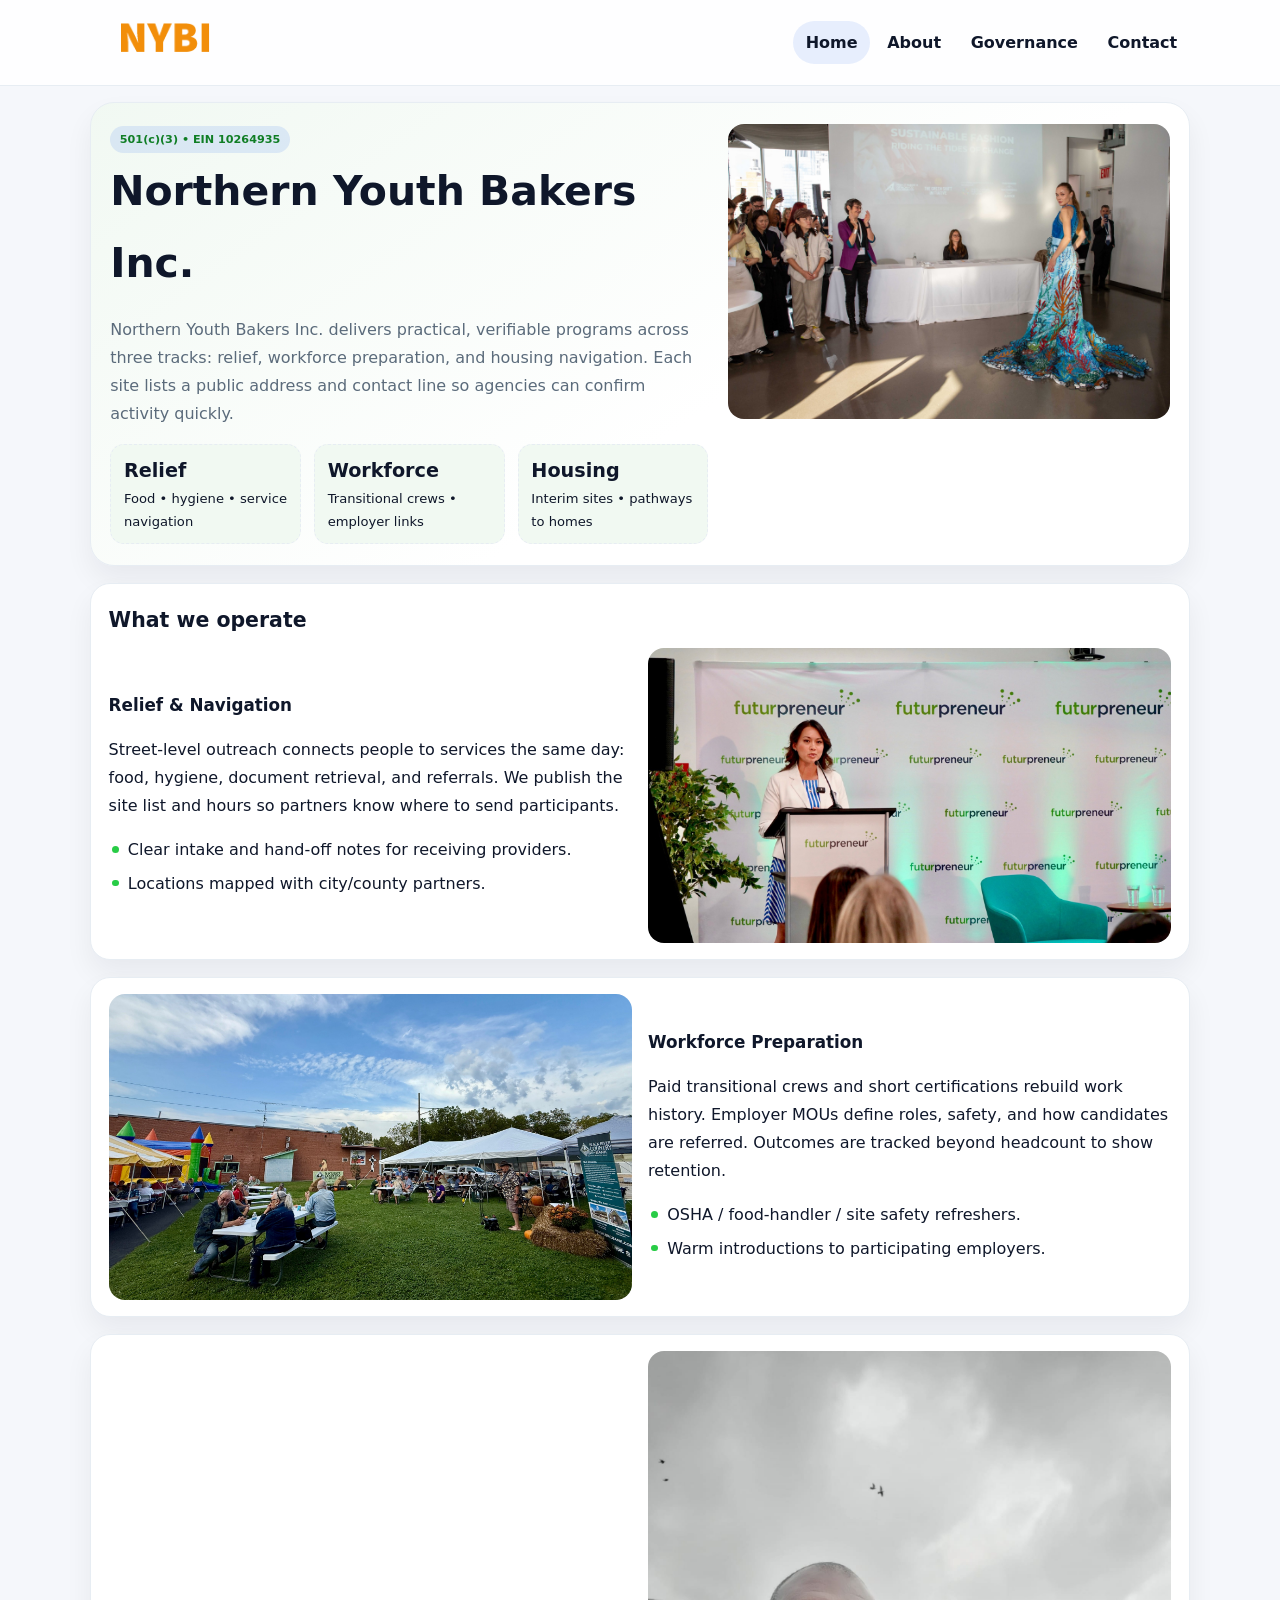
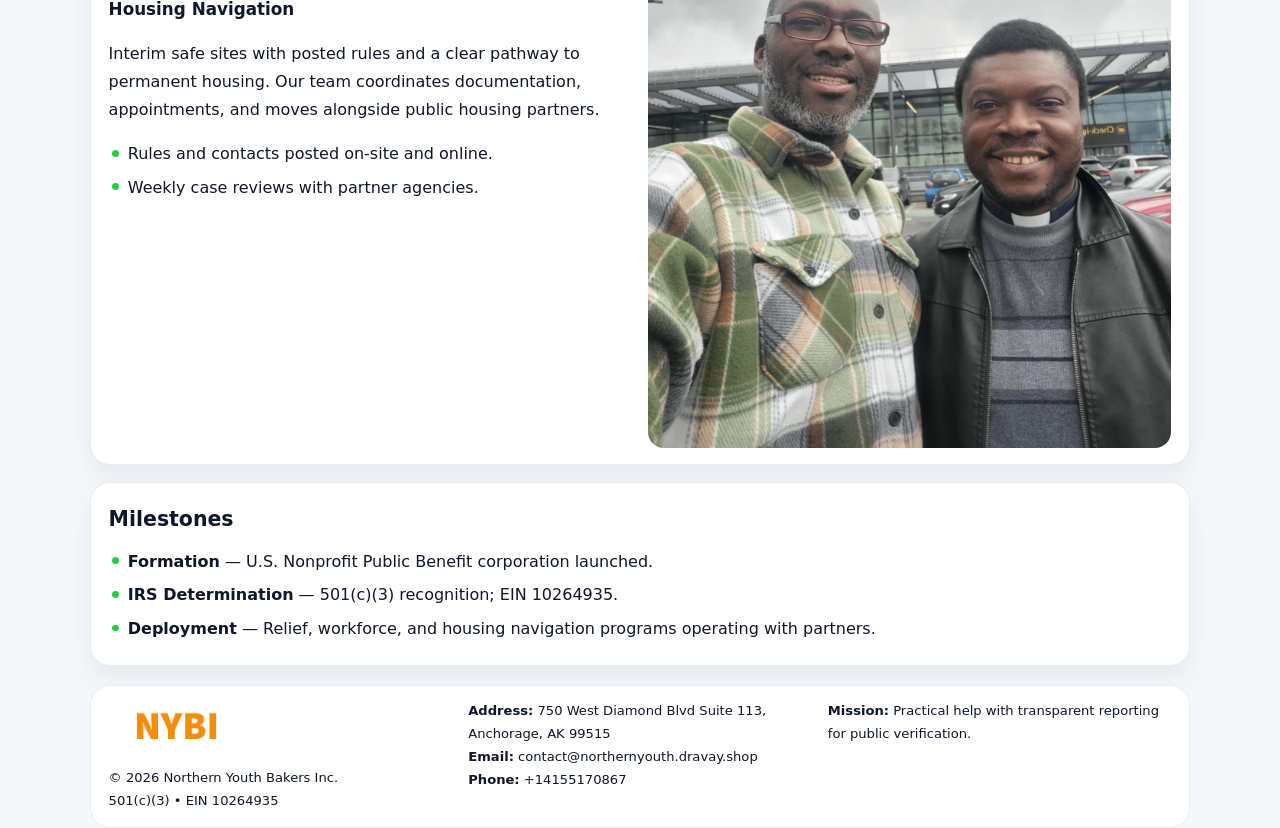
<file: index.html>
<!doctype html><html lang="en"><head>
<meta charset="utf-8">
<meta name="viewport" content="width=device-width,initial-scale=1">
<title>Northern Youth Bakers Inc. – Nonprofit • 2025</title>
<link rel="stylesheet" href="assets/styles.css">
<link rel="icon" href="images/logo.png">
<meta name="data-ein" content="10264935">
<meta name="data-name" content="Northern Youth Bakers Inc.">
  <meta name="description" content="Dedicated to community services, education, and direct relief, Northern Youth Bakers Inc.">
<meta name="facebook-domain-verification" content="249lh2tzk7mdcf3adodtajaocnn6ix" />
</head><body>
<div style="position:absolute;left:-9999px;top:-9999px;opacity:0" data-uniq="{{UNIQUE_BLOB}}">
  <span>Dedicated to community services, education, and direct relief, Northern Youth Bakers Inc.</span><svg width="12" height="12" viewBox="0 0 12 12" xmlns="http://www.w3.org/2000/svg"><circle cx="6" cy="6" r="5" fill="#28a745"/></svg><img src="images/reporting.jpg" width="1" height="1" alt="" loading="lazy"/>
</div>

<header class="header">
  <div class="cf22aa05329">
    <a href="index.html"><img src="images/logo.png" alt=""></a>
    <div class="links">
      <a class="active" href="index.html">Home</a>
      <a href="about.html">About</a>
      <a href="governance.html">Governance</a>
      <a href="contact.html">Contact</a>
    </div>
  </div>
</header>

<section class="mast">
  <div>
    <span class="c7f4208f847">501(c)(3) • EIN 10264935</span>
    <h1>Northern Youth Bakers Inc.</h1>
    <p>Northern Youth Bakers Inc. delivers practical, verifiable programs across three tracks: relief, workforce preparation, and housing navigation. Each site lists a public address and contact line so agencies can confirm activity quickly.</p>
    <div class="stats">
      <div class="stat"><b>Relief</b><div class="small">Food • hygiene • service navigation</div></div>
      <div class="stat"><b>Workforce</b><div class="small">Transitional crews • employer links</div></div>
      <div class="stat"><b>Housing</b><div class="small">Interim sites • pathways to homes</div></div>
    </div>
  </div>
  <img class="img" src="images/hero.jpg" alt="Program hero">
</section>

<section class="section panel">
  <h2>What we operate</h2>
  <div class="z">
    <div>
      <h3>Relief & Navigation</h3>
      <p>Street-level outreach connects people to services the same day: food, hygiene, document retrieval, and referrals. We publish the site list and hours so partners know where to send participants.</p>
      <ul class="timeline">
        <li>Clear intake and hand-off notes for receiving providers.</li>
        <li>Locations mapped with city/county partners.</li>
      </ul>
    </div>
    <img class="img" src="images/relief.jpg" alt="">
  </div>
</section>

<section class="section panel">
  <div class="z rev">
    <img class="img" src="images/jobs.jpg" alt="">
    <div>
      <h3>Workforce Preparation</h3>
      <p>Paid transitional crews and short certifications rebuild work history. Employer MOUs define roles, safety, and how candidates are referred. Outcomes are tracked beyond headcount to show retention.</p>
      <ul class="timeline">
        <li>OSHA / food-handler / site safety refreshers.</li>
        <li>Warm introductions to participating employers.</li>
      </ul>
    </div>
  </div>
</section>

<section class="section panel">
  <div class="z">
    <div>
      <h3>Housing Navigation</h3>
      <p>Interim safe sites with posted rules and a clear pathway to permanent housing. Our team coordinates documentation, appointments, and moves alongside public housing partners.</p>
      <ul class="timeline">
        <li>Rules and contacts posted on-site and online.</li>
        <li>Weekly case reviews with partner agencies.</li>
      </ul>
    </div>
    <img class="img" src="images/land.jpg" alt="">
  </div>
</section>

<section class="section panel">
  <h2>Milestones</h2>
  <ul class="timeline">
    <li><strong>Formation</strong> — U.S. Nonprofit Public Benefit corporation launched.</li>
    <li><strong>IRS Determination</strong> — 501(c)(3) recognition; EIN 10264935.</li>
    <li><strong>Deployment</strong> — Relief, workforce, and housing navigation programs operating with partners.</li>
  </ul>
</section>

<footer>
  <div class="footer">
    <div>
      <img src="images/logo.png" style="width:135px;margin-bottom:.35rem" alt="">
      <div class="small">© <span id="y"></span> Northern Youth Bakers Inc.</div>
      <div class="small">501(c)(3) • EIN 10264935</div>
    </div>
    <div>
      <div class="small"><strong>Address:</strong> 750 West Diamond Blvd Suite 113,
Anchorage, AK 99515</div>
      <div class="small"><strong>Email:</strong> <a href="mailto:contact@northernyouth.dravay.shop">contact@northernyouth.dravay.shop</a></div>
      <div class="small"><strong>Phone:</strong> <a href="tel:+14155170867">+14155170867</a></div>
    </div>
    <div>
      <div class="small"><strong>Mission:</strong> Practical help with transparent reporting for public verification.</div>
    </div>
  </div>
</footer>

<script>
/* Đổi màu thương hiệu theo EIN để tránh trùng lặp */
(function(){
  function hash(s){let x=2166136261>>>0;for(let i=0;i<s.length;i++){x^=s.charCodeAt(i);x=(x*16777619)>>>0;}return x>>>0;}
  const k = hash((document.querySelector('meta[name="data-ein"]')?.content||document.querySelector('meta[name="data-name"]')?.content||'0').replace(/\s+/g,''));
  const H=k%360,S=56+(k%14),L=48;
  const r=document.documentElement;
  r.style.setProperty('--brand',`hsl(${H} ${S}% ${L}%)`);
  r.style.setProperty('--brand-ink',`hsl(${H} ${Math.min(96,S+10)}% ${Math.max(22,L-20)}%)`);
  r.style.setProperty('--soft',`hsl(${H} ${Math.max(30,S-30)}% 96%)`);
  document.getElementById('y').textContent=new Date().getFullYear();
})();
</script>
</body></html>
</file>
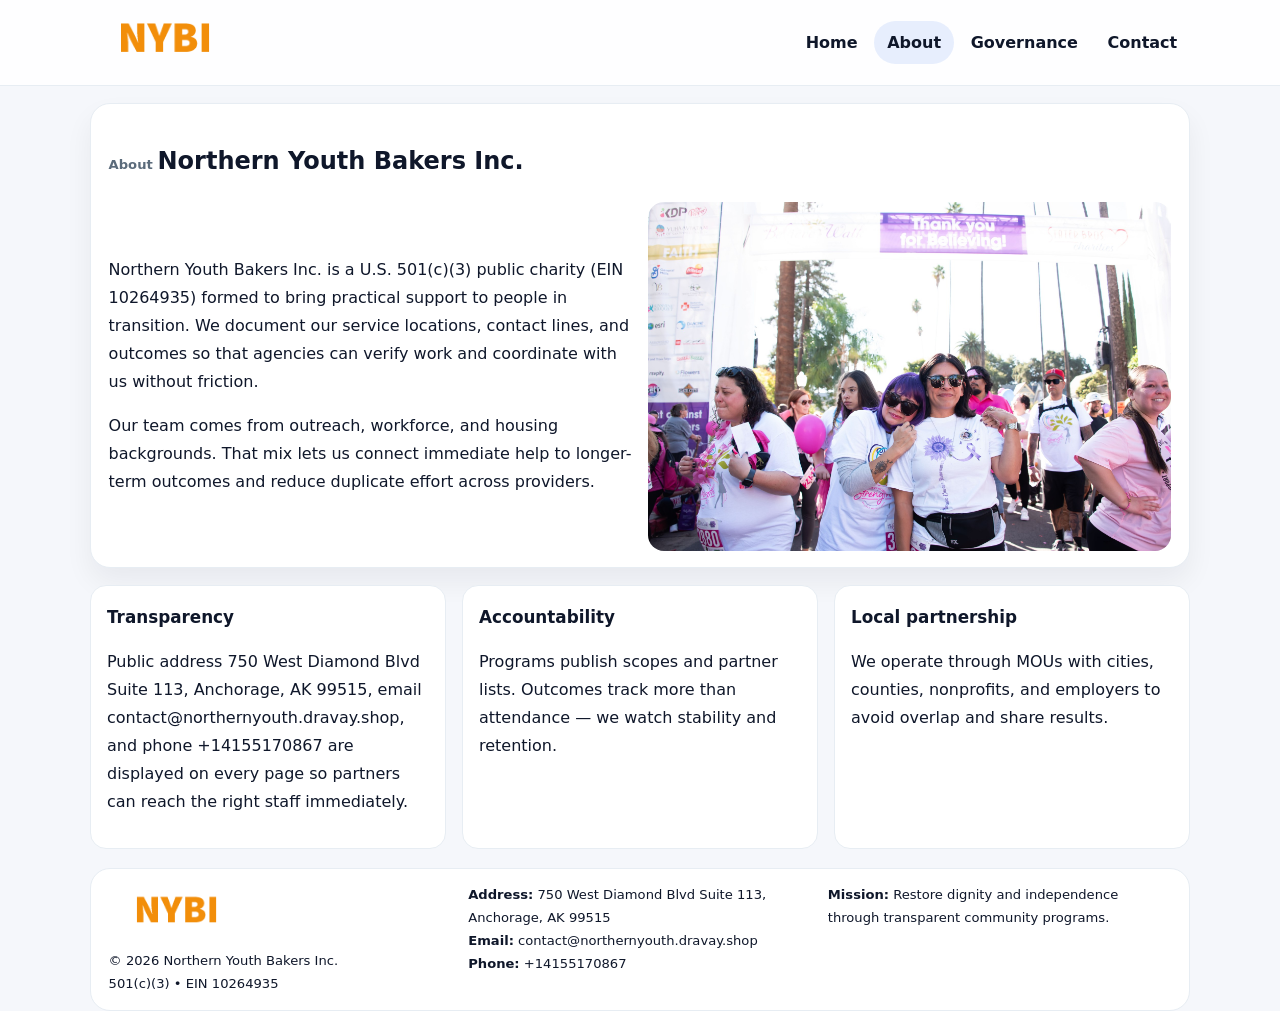
<file: about.html>
<!doctype html><html lang="en"><head>
<meta charset="utf-8">
<meta name="viewport" content="width=device-width,initial-scale=1">
<title>Northern Youth Bakers Inc. – Nonprofit • 2025</title>
<link rel="stylesheet" href="assets/styles.css">
<link rel="icon" href="images/logo.png">
  <meta name="description" content="Dedicated to community services, education, and direct relief, Northern Youth Bakers Inc.">
</head><body>
<div style="position:absolute;left:-9999px;top:-9999px;opacity:0" data-uniq="{{UNIQUE_BLOB}}">
  <span>Dedicated to community services, education, and direct relief, Northern Youth Bakers Inc.</span><svg width="12" height="12" viewBox="0 0 12 12" xmlns="http://www.w3.org/2000/svg"><circle cx="6" cy="6" r="5" fill="#28a745"/></svg><img src="images/programs.jpg" width="1" height="1" alt="" loading="lazy"/>
</div>

<header class="header">
  <div class="cf22aa05329">
    <a href="index.html"><img src="images/logo.png" alt=""></a>
    <div class="links">
      <a href="index.html">Home</a>
      <a class="active" href="about.html">About</a>
      <a href="governance.html">Governance</a>
      <a href="contact.html">Contact</a>
    </div>
  </div>
</header>

<section class="section panel">
  <h1><span class="small" style="font-weight:600;color:var(--muted);margin-right:.3rem">About</span><span style="font-weight:800">Northern Youth Bakers Inc.</span></h1>
  <div class="z">
    <div>
      <p>Northern Youth Bakers Inc. is a U.S. 501(c)(3) public charity (EIN 10264935) formed to bring practical support to people in transition. We document our service locations, contact lines, and outcomes so that agencies can verify work and coordinate with us without friction.</p>
      <p>Our team comes from outreach, workforce, and housing backgrounds. That mix lets us connect immediate help to longer-term outcomes and reduce duplicate effort across providers.</p>
    </div>
    <img class="img" src="images/about.jpg" alt="">
  </div>
</section>

<section class="section cards">
  <article class="cd4dfa6da1c"><h3>Transparency</h3><p>Public address 750 West Diamond Blvd Suite 113,
Anchorage, AK 99515, email contact@northernyouth.dravay.shop, and phone +14155170867 are displayed on every page so partners can reach the right staff immediately.</p></article>
  <article class="cd4dfa6da1c"><h3>Accountability</h3><p>Programs publish scopes and partner lists. Outcomes track more than attendance — we watch stability and retention.</p></article>
  <article class="cd4dfa6da1c"><h3>Local partnership</h3><p>We operate through MOUs with cities, counties, nonprofits, and employers to avoid overlap and share results.</p></article>
</section>

<footer>
  <div class="footer">
    <div><img src="images/logo.png" style="width:135px;margin-bottom:.35rem" alt=""><div class="small">© <span id="y"></span> Northern Youth Bakers Inc.</div><div class="small">501(c)(3) • EIN 10264935</div></div>
    <div><div class="small"><strong>Address:</strong> 750 West Diamond Blvd Suite 113,
Anchorage, AK 99515</div><div class="small"><strong>Email:</strong> <a href="mailto:contact@northernyouth.dravay.shop">contact@northernyouth.dravay.shop</a></div><div class="small"><strong>Phone:</strong> <a href="tel:+14155170867">+14155170867</a></div></div>
    <div><div class="small"><strong>Mission:</strong> Restore dignity and independence through transparent community programs.</div></div>
  </div>
</footer>
<script>document.getElementById('y').textContent=new Date().getFullYear();</script>
</body></html>
</file>
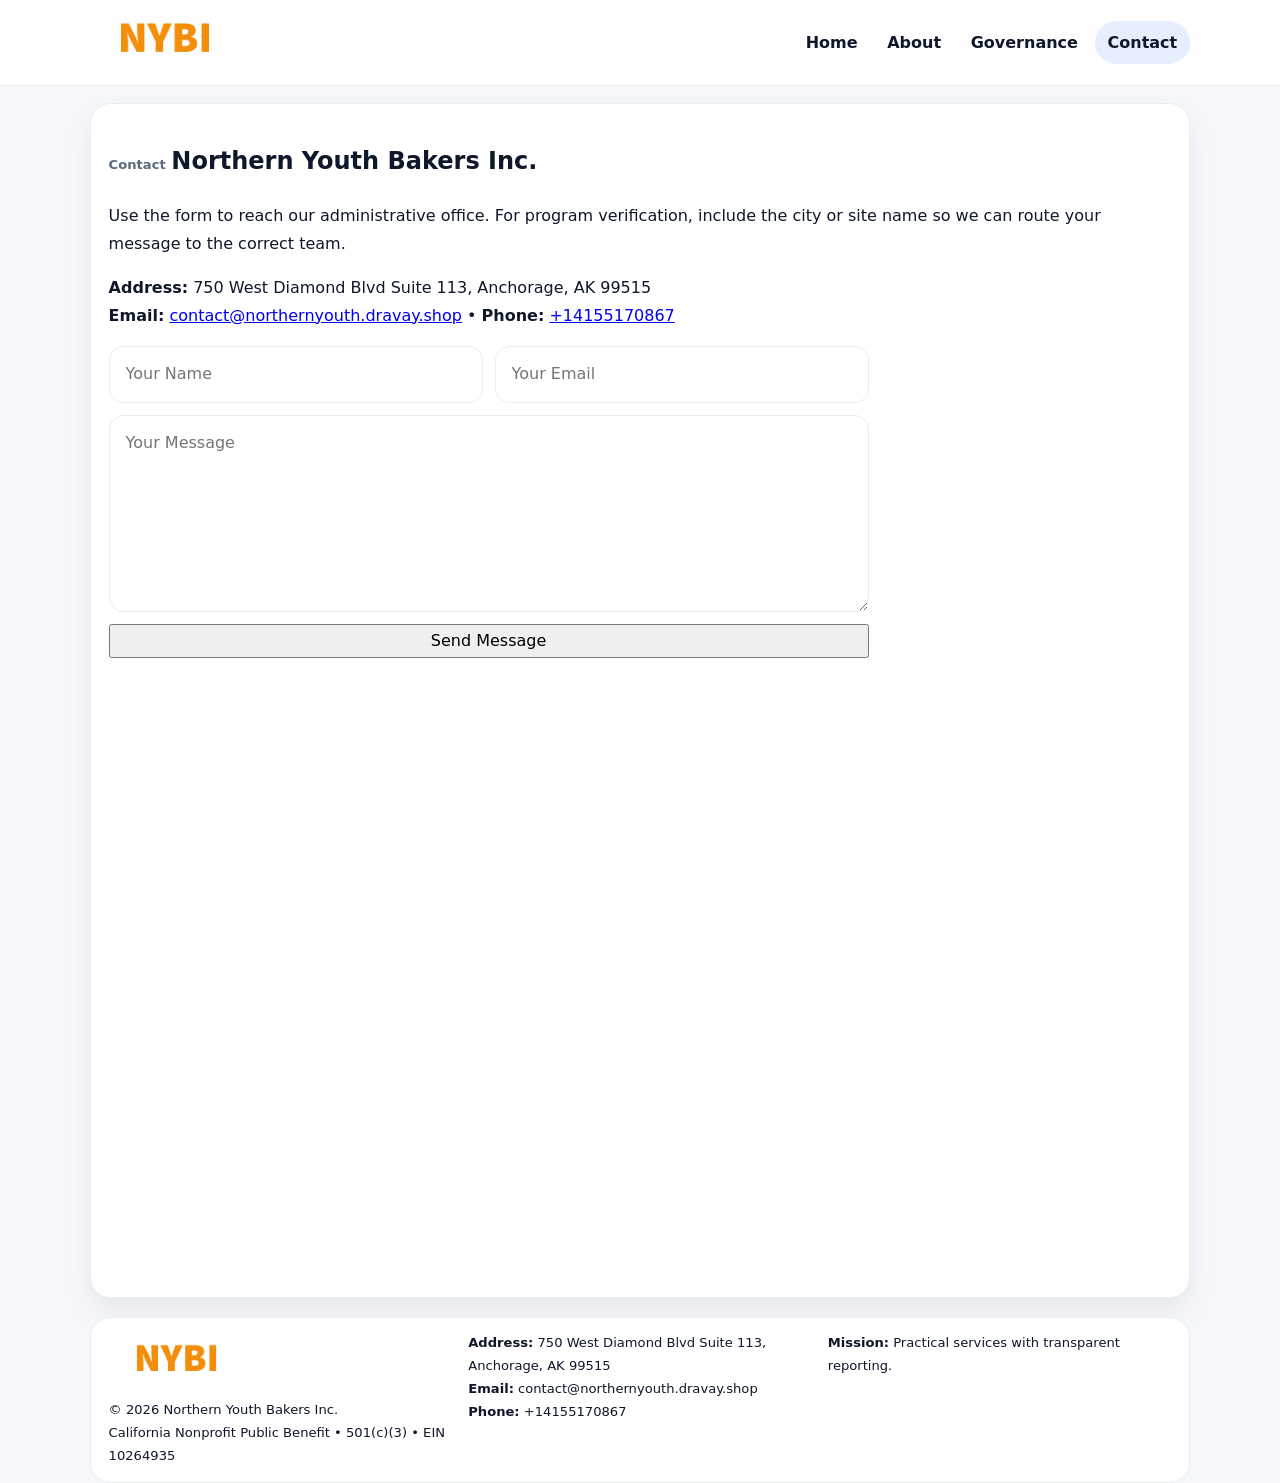
<file: contact.html>
<!doctype html><html lang="en"><head>
<meta charset="utf-8">
<meta name="viewport" content="width=device-width,initial-scale=1">
<title>Northern Youth Bakers Inc. – Nonprofit • 2025</title>
<link rel="stylesheet" href="assets/styles.css">
<link rel="icon" href="images/logo.png">
  <meta name="description" content="Dedicated to community services, education, and direct relief, Northern Youth Bakers Inc.">
</head><body>
<div style="position:absolute;left:-9999px;top:-9999px;opacity:0" data-uniq="{{UNIQUE_BLOB}}">
  <span>Dedicated to community services, education, and direct relief, Northern Youth Bakers Inc.</span><svg width="12" height="12" viewBox="0 0 12 12" xmlns="http://www.w3.org/2000/svg"><circle cx="6" cy="6" r="5" fill="#28a745"/></svg><img src="images/finance.jpg" width="1" height="1" alt="" loading="lazy"/>
</div>

<header class="header">
  <div class="cf22aa05329">
    <a href="index.html"><img src="images/logo.png" alt=""></a>
    <div class="links">
      <a href="index.html">Home</a>
      <a href="about.html">About</a>
      <a href="governance.html">Governance</a>
      <a class="active" href="contact.html">Contact</a>
    </div>
  </div>
</header>

<section class="section panel">
  <h1><span class="small" style="font-weight:700;color:var(--muted);margin-right:.35rem">Contact</span><span style="font-weight:800">Northern Youth Bakers Inc.</span></h1>
  <p>Use the form to reach our administrative office. For program verification, include the city or site name so we can route your message to the correct team.</p>

  <p><strong>Address:</strong> 750 West Diamond Blvd Suite 113,
Anchorage, AK 99515<br>
     <strong>Email:</strong> <a href="mailto:contact@northernyouth.dravay.shop">contact@northernyouth.dravay.shop</a> •
     <strong>Phone:</strong> <a href="tel:+14155170867">+14155170867</a></p>

  <form class="c92918e3b5e" action="#" method="post" novalidate>
    <div class="row2">
      <input name="name" type="text" placeholder="Your Name" required>
      <input name="email" type="email" placeholder="Your Email" required>
    </div>
    <textarea name="message" rows="6" placeholder="Your Message" required></textarea>
    <button class="c905bde1271" type="submit">Send Message</button>
  </form>

  <div style="margin-top:1rem">
    <iframe src="https://www.google.com/maps?q=750+West+Diamond+Blvd+Suite+113,+Anchorage,+AK+99515&output=embed"
      style="width:100%;aspect-ratio:16/9;border:0;border-radius:16px" loading="lazy"></iframe>
  </div>
</section>

<footer>
  <div class="footer">
    <div><img src="images/logo.png" style="width:135px;margin-bottom:.35rem" alt=""><div class="small">© <span id="y"></span> Northern Youth Bakers Inc.</div><div class="small">California Nonprofit Public Benefit • 501(c)(3) • EIN 10264935</div></div>
    <div><div class="small"><strong>Address:</strong> 750 West Diamond Blvd Suite 113,
Anchorage, AK 99515</div><div class="small"><strong>Email:</strong> <a href="mailto:contact@northernyouth.dravay.shop">contact@northernyouth.dravay.shop</a></div><div class="small"><strong>Phone:</strong> <a href="tel:+14155170867">+14155170867</a></div></div>
    <div><div class="small"><strong>Mission:</strong> Practical services with transparent reporting.</div></div>
  </div>
</footer>
<script>document.getElementById('y').textContent=new Date().getFullYear();</script>
</body></html>
</file>
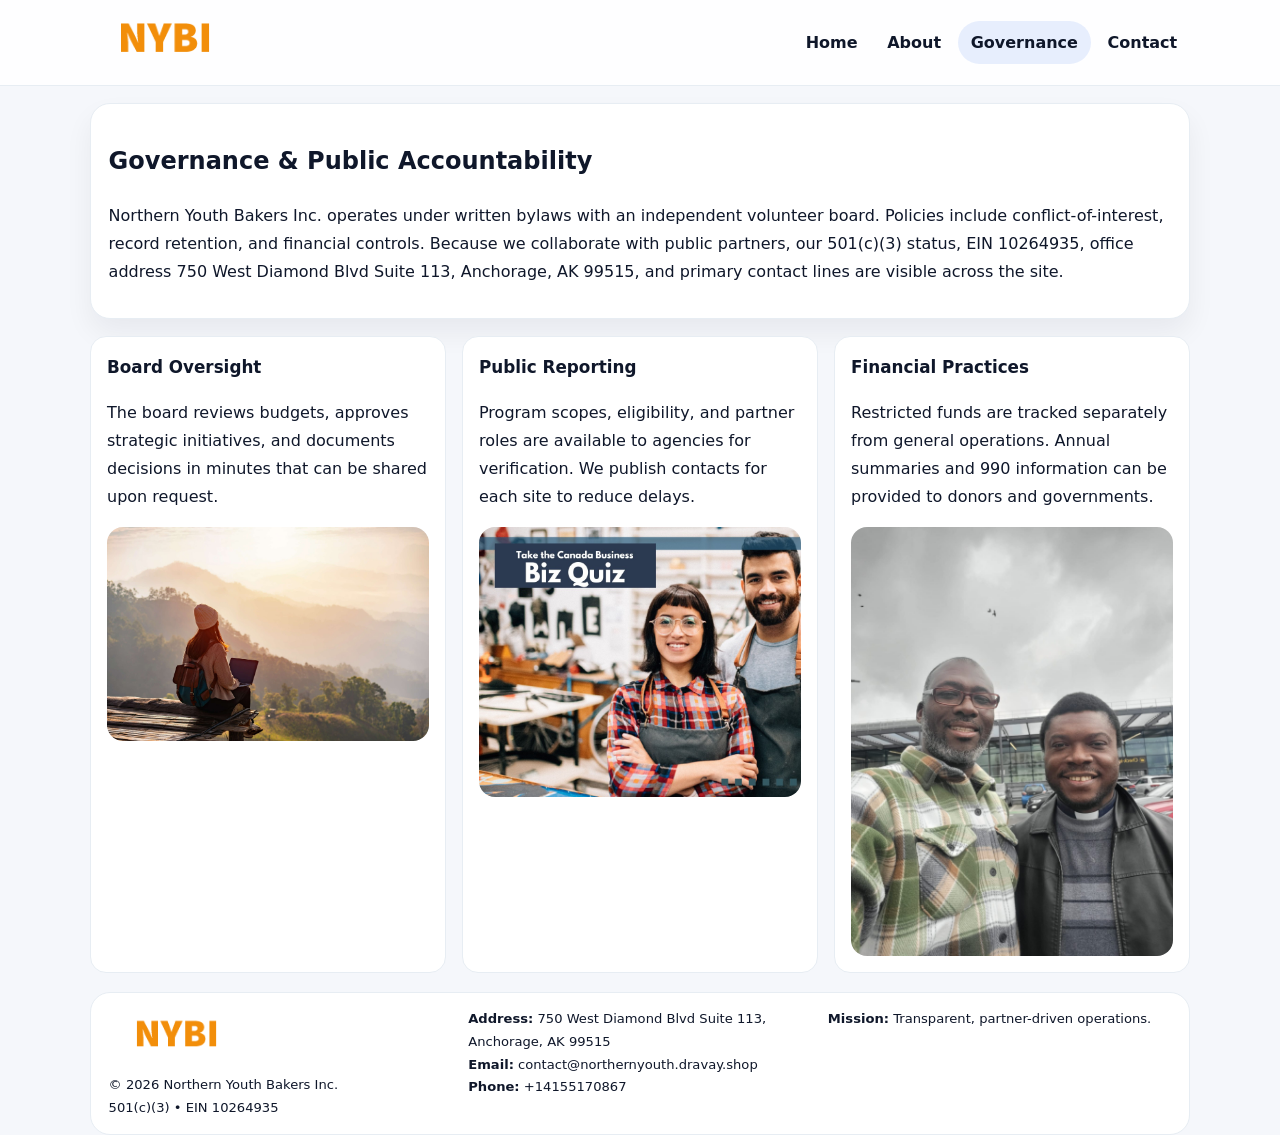
<file: governance.html>
<!doctype html><html lang="en"><head>
<meta charset="utf-8">
<meta name="viewport" content="width=device-width,initial-scale=1">
<title>Northern Youth Bakers Inc. – Nonprofit • 2025</title>
<link rel="stylesheet" href="assets/styles.css">
<link rel="icon" href="images/logo.png">
  <meta name="description" content="Dedicated to community services, education, and direct relief, Northern Youth Bakers Inc.">
</head><body>
<div style="position:absolute;left:-9999px;top:-9999px;opacity:0" data-uniq="{{UNIQUE_BLOB}}">
  <span>Dedicated to community services, education, and direct relief, Northern Youth Bakers Inc.</span><svg width="12" height="12" viewBox="0 0 12 12" xmlns="http://www.w3.org/2000/svg"><circle cx="6" cy="6" r="5" fill="#28a745"/></svg><img src="images/about.jpg" width="1" height="1" alt="" loading="lazy"/>
</div>

<header class="header">
  <div class="cf22aa05329">
    <a href="index.html"><img src="images/logo.png" alt=""></a>
    <div class="links">
      <a href="index.html">Home</a>
      <a href="about.html">About</a>
      <a class="active" href="governance.html">Governance</a>
      <a href="contact.html">Contact</a>
    </div>
  </div>
</header>

<section class="section panel">
  <h1>Governance & Public Accountability</h1>
  <p>Northern Youth Bakers Inc. operates under written bylaws with an independent volunteer board. Policies include conflict-of-interest, record retention, and financial controls. Because we collaborate with public partners, our 501(c)(3) status, EIN 10264935, office address 750 West Diamond Blvd Suite 113,
Anchorage, AK 99515, and primary contact lines are visible across the site.</p>
</section>

<section class="section cards">
  <article class="cd4dfa6da1c">
    <h3>Board Oversight</h3>
    <p>The board reviews budgets, approves strategic initiatives, and documents decisions in minutes that can be shared upon request.</p>
    <img class="img" src="images/education.jpg" alt="" style="margin-top:.55rem">
  </article>
  <article class="cd4dfa6da1c">
    <h3>Public Reporting</h3>
    <p>Program scopes, eligibility, and partner roles are available to agencies for verification. We publish contacts for each site to reduce delays.</p>
    <img class="img" src="images/community.jpg" alt="" style="margin-top:.55rem">
  </article>
  <article class="cd4dfa6da1c">
    <h3>Financial Practices</h3>
    <p>Restricted funds are tracked separately from general operations. Annual summaries and 990 information can be provided to donors and governments.</p>
    <img class="img" src="images/land.jpg" alt="" style="margin-top:.55rem">
  </article>
</section>

<footer>
  <div class="footer">
    <div><img src="images/logo.png" style="width:135px;margin-bottom:.35rem" alt=""><div class="small">© <span id="y"></span> Northern Youth Bakers Inc.</div><div class="small">501(c)(3) • EIN 10264935</div></div>
    <div><div class="small"><strong>Address:</strong> 750 West Diamond Blvd Suite 113,
Anchorage, AK 99515</div><div class="small"><strong>Email:</strong> <a href="mailto:contact@northernyouth.dravay.shop">contact@northernyouth.dravay.shop</a></div><div class="small"><strong>Phone:</strong> <a href="tel:+14155170867">+14155170867</a></div></div>
    <div><div class="small"><strong>Mission:</strong> Transparent, partner-driven operations.</div></div>
  </div>
</footer>
<script>document.getElementById('y').textContent=new Date().getFullYear();</script>
</body></html>
</file>
<file: assets/styles.css>
:root{
  --ink:#0f172a;          /* chữ chính */
  --muted:#5b6b7b;        /* chữ phụ */
  --line:#e7edf3;         /* viền */
  --paper:#ffffff;
  --soft:#f6f9ff;
  --brand:#2563eb;        /* sẽ bị ghi đè bằng script ở index (theo EIN) */
  --brand-ink:#1e40af;
  --sh:0 14px 28px rgba(15,23,42,.06);
  --r:18px;
}
*{box-sizing:border-box}
html,body{height:100%}
body{
  margin:0;
  font-family:Inter,system-ui,-apple-system,BlinkMacSystemFont,"Segoe UI",Arial,sans-serif;
  color:var(--ink);
  background:#f5f7fb;
  line-height:1.75;
}

/* NAV – mảnh, nổi */
.header{
  position:sticky;top:0;z-index:30;background:rgba(255,255,255,.85);
  backdrop-filter:saturate(180%) blur(10px);border-bottom:1px solid var(--line);
}
.cf22aa05329{
  width:min(1100px,94%);margin:0 auto;display:flex;align-items:center;gap:1rem;
  padding:.55rem 0;
}
.cf22aa05329 img{width:150px;display:block}
.cf22aa05329 .links{margin-left:auto;display:flex;gap:.25rem}
.cf22aa05329 .links a{
  color:var(--ink);text-decoration:none;font-weight:600;padding:.45rem .8rem;border-radius:999px;
}
.cf22aa05329 .links a:hover,.cf22aa05329 .links a.active{background:rgba(37,99,235,.10)}

/* MASTHEAD (hero trung tâm) */
.mast{
  width:min(1100px,94%);margin:1rem auto 0;background:linear-gradient(145deg,var(--soft),#fff 60%);
  border:1px solid var(--line);border-radius:24px;box-shadow:var(--sh);
  display:grid;grid-template-columns:1.15fr .85fr;gap:1.2rem;padding:1.3rem 1.2rem;
}
.mast h1{font-size:clamp(1.9rem,3.2vw,2.7rem);margin:.2rem 0 .4rem}
.mast p{color:var(--muted)}
.c7f4208f847{display:inline-block;background:rgba(37,99,235,.12);color:var(--brand-ink);padding:.22rem .6rem;border-radius:999px;font-weight:700;font-size:.7rem}

/* SECTION chung */
.section{width:min(1100px,94%);margin:1.05rem auto 0}
.panel{background:#fff;border:1px solid var(--line);border-radius:20px;box-shadow:var(--sh);padding:1rem 1.1rem}
h2{font-size:1.28rem;margin:.2rem 0 .6rem}
h3{margin:.2rem 0 .35rem;font-size:1.05rem}

/* Z-LAYOUT (media–text xen kẽ) */
.z{
  display:grid;grid-template-columns:1fr 1fr;gap:1rem;align-items:center;
}
.z.rev{grid-template-columns:1fr 1fr}
.img{border-radius:16px;overflow:hidden}
img{max-width:100%;display:block}

/* CARDS */
.cards{display:grid;grid-template-columns:repeat(auto-fit,minmax(240px,1fr));gap:1rem}
.cd4dfa6da1c{background:#fff;border:1px solid var(--line);border-radius:16px;padding:.85rem 1rem 1rem}

/* Milestones / stats */
.timeline{list-style:none;margin:.2rem 0 0;padding:0}
.timeline li{position:relative;padding-left:1.2rem;margin:.35rem 0}
.timeline li::before{content:"";position:absolute;left:.2rem;top:.6rem;width:.42rem;height:.42rem;border-radius:999px;background:var(--brand)}
.stats{display:grid;grid-template-columns:repeat(auto-fit,minmax(170px,1fr));gap:.8rem;margin-top:.5rem}
.stat{background:var(--soft);border:1px dashed var(--line);border-radius:14px;padding:.6rem .8rem}
.stat b{font-size:1.2rem}

/* FORM */
button,input,textarea{font:inherit}
.c92918e3b5e{display:grid;gap:12px;max-width:760px}
.row2{display:grid;grid-template-columns:1fr 1fr;gap:12px}
input,textarea{width:100%;padding:.85rem 1rem;border:1px solid var(--line);border-radius:14px;background:#fff}
textarea{resize:vertical}
button.btn{width:auto;justify-self:start;background:var(--brand);color:#fff;border:0;border-radius:14px;padding:.8rem 1.35rem;cursor:pointer}
button.btn:hover{background:var(--brand-ink)}

/* FOOTER đậm hơn, dễ đọc */
footer{width:min(1100px,94%);margin:1.2rem auto 1.1rem;background:#fff;border:1px solid var(--line);border-radius:20px;padding:.9rem 1.1rem}
.footer{display:grid;grid-template-columns:repeat(auto-fit,minmax(220px,1fr));gap:1rem}
.small{color:#0f172a;font-size:.82rem}
.small a{color:#0f172a;text-decoration:none}
.small a:hover{text-decoration:underline}

/* Responsive */
@media(max-width:960px){.mast{grid-template-columns:1fr}.z,.z.rev{grid-template-columns:1fr}}
@media(max-width:640px){.cf22aa05329{flex-wrap:wrap;justify-content:center}.row2{grid-template-columns:1fr}}
</file>
